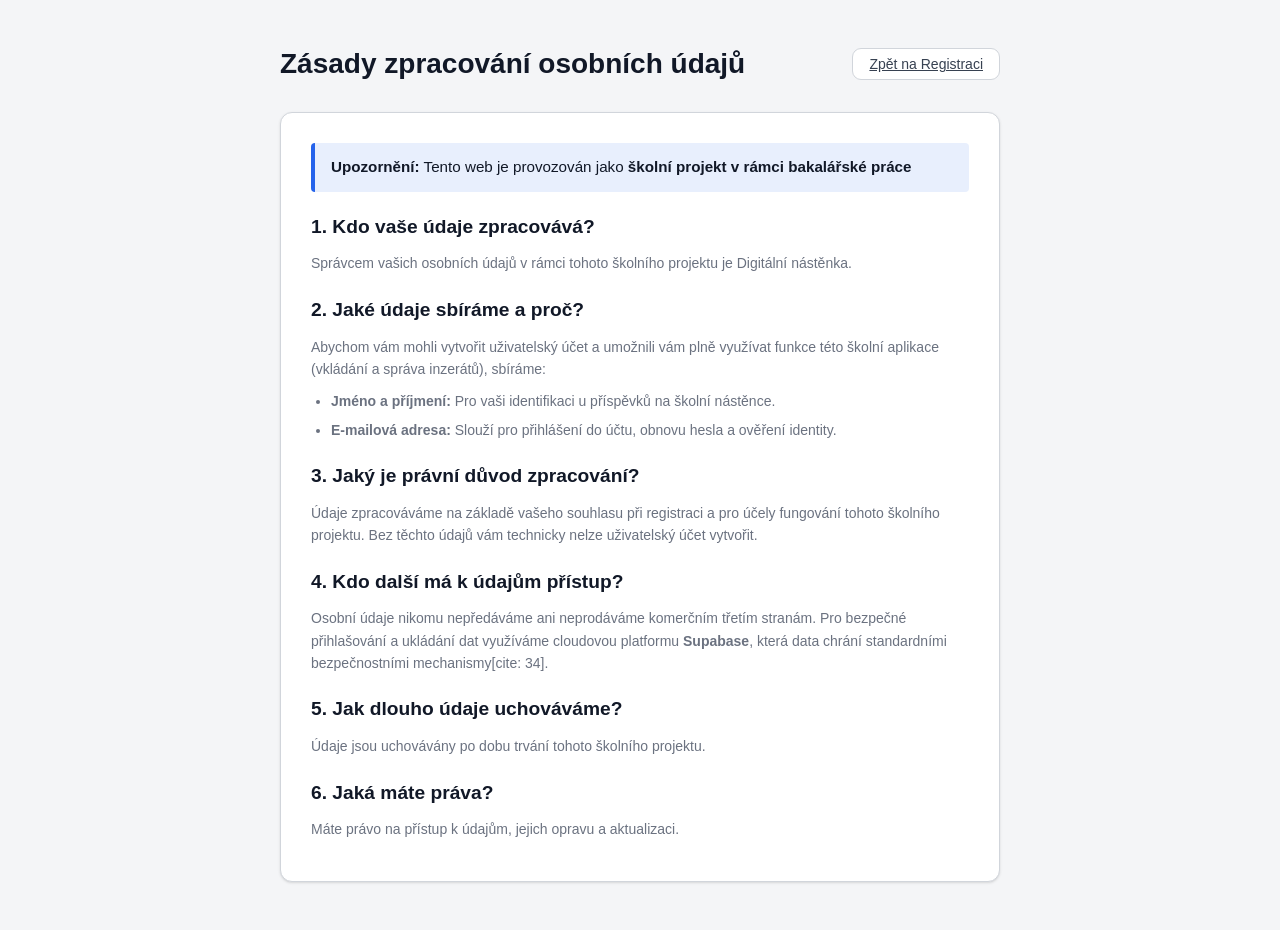
<file: podminky.html>
<!doctype html>
<html lang="cs">
  <head>
    <meta charset="UTF-8" />
    <meta name="viewport" content="width=device-width, initial-scale=1.0" />
    <title>Zásady zpracování osobních údajů</title>
    <link rel="stylesheet" href="style.css" />
  </head>
  <body>
    <div
      class="page-container"
      style="max-width: 800px; padding-top: 3rem; padding-bottom: 3rem"
    >
      <!-- Hlavička s tlačítkem zpět -->
      <div
        style="
          display: flex;
          justify-content: space-between;
          align-items: center;
          margin-bottom: 2rem;
        "
      >
        <h1
          style="
            font-size: 1.75rem;
            font-weight: 700;
            color: var(--text-primary);
          "
        >
          Zásady zpracování osobních údajů
        </h1>
        <a href="index.html?modal=register" class="btn btn-login"
          >Zpět na Registraci</a
        >
      </div>

      <!-- Obsah podmínek přizpůsobený pro školní projekt -->
      <div
        style="
          background-color: var(--bg-card);
          padding: 30px;
          border-radius: 12px;
          border: 1px solid var(--border-color);
          box-shadow: var(--shadow);
          line-height: 1.6;
          color: var(--text-primary);
        "
      >
        <div
          style="
            background-color: rgba(37, 99, 235, 0.1);
            border-left: 4px solid #2563eb;
            padding: 12px 16px;
            border-radius: 4px;
            margin-bottom: 20px;
            font-size: 0.95rem;
          "
        >
          <strong>Upozornění:</strong> Tento web je provozován jako
          <strong>školní projekt v rámci bakalářské práce</strong>
        </div>

        <h3 style="margin-top: 0; margin-bottom: 10px; font-size: 1.2rem">
          1. Kdo vaše údaje zpracovává?
        </h3>
        <p style="margin-bottom: 20px; color: var(--text-secondary)">
          Správcem vašich osobních údajů v rámci tohoto školního projektu je
          Digitální nástěnka.
        </p>

        <h3 style="margin-bottom: 10px; font-size: 1.2rem">
          2. Jaké údaje sbíráme a proč?
        </h3>
        <p style="margin-bottom: 10px; color: var(--text-secondary)">
          Abychom vám mohli vytvořit uživatelský účet a umožnili vám plně
          využívat funkce této školní aplikace (vkládání a správa inzerátů),
          sbíráme:
        </p>
        <ul
          style="
            margin-bottom: 20px;
            padding-left: 20px;
            color: var(--text-secondary);
          "
        >
          <li style="margin-bottom: 6px">
            <strong>Jméno a příjmení:</strong> Pro vaši identifikaci u příspěvků
            na školní nástěnce.
          </li>
          <li>
            <strong>E-mailová adresa:</strong> Slouží pro přihlášení do účtu,
            obnovu hesla a ověření identity.
          </li>
        </ul>

        <h3 style="margin-bottom: 10px; font-size: 1.2rem">
          3. Jaký je právní důvod zpracování?
        </h3>
        <p style="margin-bottom: 20px; color: var(--text-secondary)">
          Údaje zpracováváme na základě vašeho souhlasu při registraci a pro
          účely fungování tohoto školního projektu. Bez těchto údajů vám
          technicky nelze uživatelský účet vytvořit.
        </p>

        <h3 style="margin-bottom: 10px; font-size: 1.2rem">
          4. Kdo další má k údajům přístup?
        </h3>
        <p style="margin-bottom: 20px; color: var(--text-secondary)">
          Osobní údaje nikomu nepředáváme ani neprodáváme komerčním třetím
          stranám. Pro bezpečné přihlašování a ukládání dat využíváme cloudovou
          platformu <strong>Supabase</strong>, která data chrání standardními
          bezpečnostními mechanismy[cite: 34].
        </p>

        <h3 style="margin-bottom: 10px; font-size: 1.2rem">
          5. Jak dlouho údaje uchováváme?
        </h3>
        <p style="margin-bottom: 20px; color: var(--text-secondary)">
          Údaje jsou uchovávány po dobu trvání tohoto školního projektu.
        </p>

        <h3 style="margin-bottom: 10px; font-size: 1.2rem">
          6. Jaká máte práva?
        </h3>
        <p style="margin-bottom: 10px; color: var(--text-secondary)">
          Máte právo na přístup k údajům, jejich opravu a aktualizaci.
        </p>
      </div>
    </div>
  </body>
</html>
</file>
<file: style.css>
/* CSS Proměnné (Světlý režim - Light Mode) */
:root {
    --bg-body: #f4f5f7;
    --bg-card: #ffffff;
    --text-primary: #111827; /* Tmavá pro text */
    --text-secondary: #6b7280; /* Šedá pro doplňky */
    --border-color: #d1d5db; /* Světle šedá pro ohraničení */
    --shadow: 0 1px 3px 0 rgba(0, 0, 0, 0.1), 0 1px 2px -1px rgba(0, 0, 0, 0.1);
    
    /* Proměnné pro tlačítka */
    --ui-radius: 9px; /* Jednotné zaoblení pro standardní prvky */
    --btn-font-weight: 600;
    --btn-font-size: 0.85rem;
    
    --btn-login-bg: #ffffff;
    --btn-login-text: #374151;
    --btn-login-border: #d1d5db;

    --btn-add-bg: #2563eb;
    --btn-add-text: #ffffff;
    --btn-add-border: #2563eb;

    --checkbox-accent: #2563eb;
}

/* CSS Proměnné (Tmavý režim - Dark Mode) */
body.dark-mode {
    --bg-body: #111827;
    --bg-card: #1f2937;
    --text-primary: #f9fafb;
    --text-secondary: #d1d5db;
    --border-color: #4b5563; /* Tmavší šedá pro ohraničení */
    --shadow: 0 1px 3px 0 rgba(0, 0, 0, 0.3), 0 1px 2px -1px rgba(0, 0, 0, 0.3);

    /* Tmavé varianty tlačítek */
    --btn-login-bg: #374151;
    --btn-login-text: #f9fafb;
    --btn-login-border: #4b5563;

    --btn-add-bg: #2563eb;
    --btn-add-text: #ffffff;
    --btn-add-border: #2563eb;

    --checkbox-accent: #3b82f6;
}

/* Základní reset */
* {
    box-sizing: border-box;
    margin: 0;
    padding: 0;
}

body {
    font-family: 'Inter', -apple-system, BlinkMacSystemFont, 'Segoe UI', Roboto, Helvetica, Arial, sans-serif;
    background-color: var(--bg-body);
    color: var(--text-primary);
    transition: background-color 0.3s, color 0.3s;
    display: flex;
    flex-direction: column;
    min-height: 100vh;
    font-size: 14px; /* Základní velikost písma */
}

/* Hlavička (Header) */
header {
    background-color: var(--bg-card);
    padding: 1rem 2.5rem;
    border-bottom: 1px solid var(--border-color);
    display: flex;
    align-items: center;
    justify-content: space-between;
    box-shadow: var(--shadow);
    position: sticky;
    top: 0;
    z-index: 100;
    transition: background-color 0.3s, border-color 0.3s;
}

.header-title {
    font-size: 1.5rem;
    font-weight: 700;
    color: var(--text-primary);
}

.header-actions {
    display: flex;
    align-items: center;
    gap: 0.75rem;
}

/* Třída pro skrytí elementů pouze pro čtečky obrazovky */
.sr-only {
    position: absolute;
    width: 1px;
    height: 1px;
    padding: 0;
    margin: -1px;
    overflow: hidden;
    clip: rect(0, 0, 0, 0);
    white-space: nowrap;
    border: 0;
}

/* Tlačítka (Buttons) */
.btn {
    padding: 0.45rem 1rem;
    border-radius: var(--ui-radius);
    font-weight: var(--ui-font-weight);
    font-size: var(--ui-font-size);
    cursor: pointer;
    transition: all 0.2s ease;
    display: flex;
    align-items: center;
    justify-content: center;
    gap: 6px;
    border: 1px solid transparent;
    font-family: inherit;
}

/* Varianta: Přihlásit se */
.btn-login {
    background-color: var(--btn-login-bg);
    color: var(--btn-login-text);
    border-color: var(--btn-login-border);
}

/* Varianta: Přidat inzerát (modré) */
.btn-add {
    background-color: var(--btn-add-bg);
    color: var(--btn-add-text);
    border-color: var(--btn-add-border);
}

/* HOVER STYLY PRO BĚŽNÁ TLAČÍTKA */
.btn-login:hover,
.btn-dark-mode:hover {
    background-color: var(--border-color);
    border-color: #9ca3af;
}

.btn-add:hover {
    background-color: #1d4ed8;
    border-color: #1d4ed8;
}

/* =========================================
   BUTTON PRO DARK MODE
   ========================================= */
   .btn-dark-mode {
    background-color: var(--btn-login-bg);
    border: 1px solid var(--btn-login-border);
    border-radius: 50%;
    width: 36px;
    height: 36px;
    padding: 0;
    box-shadow: 0 1px 2px rgba(0,0,0,0.05);
    display: flex;
    align-items: center;
    justify-content: center;
    position: relative; /* Pro absolutní pozicování ikonek uvnitř */
}

/* Styl ikonky uvnitř kulatého buttonu */
.btn-dark-mode svg {
    width: 18px;
    height: 18px;
    fill: var(--btn-login-text);
    transition: opacity 0.3s ease, transform 0.3s ease; /* Jemný efekt přechodu */
    position: absolute; /* Ikonky budou přes sebe */
}

/* 1. Výchozí stav (Light Mode): Ukázat měsíc, schovat slunce */
.btn-dark-mode .icon-moon {
    opacity: 1;
    transform: scale(1);
}

.btn-dark-mode .icon-sun {
    opacity: 0;
    transform: scale(0.5); /* Slunce je zmenšené a neviditelné */
    pointer-events: none; /* Aby se na něj nedalo kliknout, když je schované */
}

/* 2. Stav Tmavý režim (body.dark-mode): Schovat měsíc, ukázat slunce */
body.dark-mode .btn-dark-mode .icon-moon {
    opacity: 0;
    transform: scale(0.5);
}

body.dark-mode .btn-dark-mode .icon-sun {
    opacity: 1;
    transform: scale(1);
    pointer-events: auto;
}

/* Hlavní kontejner */
.page-container {
    max-width: 1400px;
    margin: 0 auto;
    width: 100%;
    padding: 2rem 2.5rem;
}

/* Vyhledávací pole */
.search-bar {
    display: flex;
    align-items: center;
    background-color: var(--bg-card); /* Automaticky se změní v dark modu */
    border: 1px solid var(--border-color); /* Automaticky se změní v dark modu */
    border-radius: var(--ui-radius);
    padding: 0.45rem 1rem;
    width: 100%;
    margin-bottom: 2rem;
    box-shadow: var(--shadow);
    transition: all 0.2s ease, background-color 0.3s, border-color 0.3s;
}

.search-bar:hover {
    border-color: #9ca3af;
}

.search-bar svg {
    width: 16px;
    height: 16px;
    fill: #6b7280;
    margin-right: 0.75rem;
    flex-shrink: 0;
}

.search-bar input {
    border: none;
    background: transparent;
    color: var(--text-primary); /* Automatická změna barvy textu v dark modu */
    outline: none;
    width: 100%;
    font-size: var(--ui-font-size);
    font-family: inherit;
}



body.dark-mode .search-bar input {
    color: #f9fafb;
}

/* Hlavní obsah */
main {
    display: flex;
    gap: 2rem;
    align-items: flex-start;
}

/* Boční panel (Filtry) */
aside {
    width: 260px;
    flex-shrink: 0;
    background-color: var(--bg-card);
    border-radius: 12px;
    padding: 1.5rem;
    border: 1px solid var(--border-color);
    box-shadow: var(--shadow);
    position: sticky;
    top: 90px;
    transition: background-color 0.3s, border-color 0.3s;
}

.filter-title {
    font-size: 1.125rem;
    font-weight: 600;
    margin-bottom: 1.25rem;
    color: var(--text-primary);
}

.filter-list {
    list-style: none;
    display: flex;
    flex-direction: column;
    gap: 0.85rem;
}

.filter-item {
    display: flex;
    align-items: center;
    gap: 0.75rem;
    color: var(--text-secondary);
    font-size: 0.9rem;
    cursor: pointer;
    user-select: none;
}

.filter-item input[type="checkbox"] {
    width: 16px;
    height: 16px;
    accent-color: var(--checkbox-accent);
    cursor: pointer;
    border-radius: 4px;
}

/* Mřížka pro karty */
.cards-grid {
    flex: 1;
    display: grid;
    /* Zmenšíme základní šířku na 250px pro lepší skládání */
    grid-template-columns: repeat(auto-fill, minmax(250px, 1fr)); 
    /* Nastavíme fixní výšku řádku, aby se karty hezky zarovnávaly */
    grid-auto-rows: 250px; 
    /* zabbraňování mezerám - "vyplní díry" menšími kartami */
    grid-auto-flow: dense; 
    gap: 1.5rem;
    align-content: start;
}

/* --- Velikosti Bento karet --- */
/* Základní karta je 1x1 (nemusíme psát třídu, to je výchozí stav) */

/* Karta přes 2 sloupce (široká) */
.bento-wide {
    grid-column: span 2;
}

/* Karta přes 2 řádky (vysoká) */
.bento-tall {
    grid-row: span 2;
}

/* Karta přes 2 sloupce i 2 řádky (velká čtvercová) */
.bento-large {
    grid-column: span 2;
    grid-row: span 2;
}

/* Jednotlivé karty */
.card {
    background-color: var(--bg-card);
    border-radius: 12px;
    padding: 1.5rem;
    border: 1px solid var(--border-color);
    box-shadow: var(--shadow);
    transition: transform 0.2s, box-shadow 0.2s, background-color 0.3s;
    position: relative;
    overflow: hidden;
}

.card:hover {
    transform: translateY(-3px);
    box-shadow: 0 4px 6px -1px rgba(0, 0, 0, 0.1), 0 2px 4px -2px rgba(0, 0, 0, 0.1);
}

/* Barevné okraje karet */
.card.border-blue { border-left: 4px solid #3b82f6; }
.card.border-green { border-left: 4px solid #10b981; }
.card.border-red { border-left: 4px solid #ef4444; }
.card.border-yellow { border-left: 4px solid #f59e0b; }

.card h3 {
    font-size: 1.1rem;
    font-weight: 600;
    margin-bottom: 0.5rem;
    color: var(--text-primary);
}

.card p {
    font-size: 0.95rem;
    color: var(--text-secondary);
    line-height: 1.6;
}

/* Speciální karta s obrázkem */
.card-image {
    padding: 0;
    background-size: cover;
    background-position: center;
    height: 100%; 
    display: flex;
    flex-direction: column;
    justify-content: flex-end;
}

.card-image-overlay {
    background: linear-gradient(to top, rgba(0,0,0,0.8), transparent);
    padding: 1.5rem;
    width: 100%;
}

.card-image-overlay h3 {
    color: #ffffff;
    margin-bottom: 0;
}

/* Responzivita */
@media (max-width: 992px) {
    .page-container {
        padding: 1.5rem;
    }
    main {
        flex-direction: column;
    }
    aside {
        width: 100%;
        position: static;
        margin-bottom: 1.5rem;
    }
    .search-bar {
        width: 100%;
    }
}

@media (max-width: 640px) {
    header {
        padding: 1rem 1.5rem;
    }
    .header-title {
        font-size: 1.25rem;
    }
    .header-actions {
        gap: 0.5rem;
    }
    .btn {
        padding: 0.4rem 0.8rem;
        font-size: 0.8rem;
    }
    .btn-dark-mode {
        margin-left: auto; /* Pokud je potřeba zarovnat */
    }
    .cards-grid {
        grid-template-columns: 1fr;
    }
}

/* =========================================
   MODÁLNÍ OKNO - PŘIHLÁŠENÍ & REGISTRACE
   ========================================= */
   .auth-modal {
    display: none; /* Skryto ve výchozím stavu */
    position: fixed;
    z-index: 1000;
    left: 0;
    top: 0;
    width: 100%;
    height: 100%;
    background-color: rgba(0, 0, 0, 0.4);
    backdrop-filter: blur(3px);
    align-items: center;
    justify-content: center;
    color: #111; /* Pevná barva textu pro zachování 1:1 designu */
}

/* Modální kontejner s velkým zaoblením */
.auth-content {
    background-color: #ffffff;
    padding: 40px;
    border-radius: 40px;
    width: 90%;
    max-width: 450px;
    position: relative;
    box-shadow: 0 10px 25px rgba(0, 0, 0, 0.15);
    animation: slideDown 0.3s ease-out;
}

@keyframes slideDown {
    from { transform: translateY(-30px); opacity: 0; }
    to { transform: translateY(0); opacity: 1; }
}

/* Zavírací křížek */
.auth-close {
    position: absolute;
    top: 20px;
    right: 25px;
    font-size: 28px;
    font-weight: bold;
    color: #888;
    cursor: pointer;
    transition: color 0.2s;
}

.auth-close:hover {
    color: #111;
}

.auth-title {
    text-align: center;
    font-size: 28px;
    font-weight: 500;
    margin-bottom: 30px;
    margin-top: 0;
}

.auth-input-group {
    margin-bottom: 20px;
}

.auth-input-group label {
    display: block;
    margin-bottom: 5px;
    margin-left: 0;
    font-size: 15px;
}

/* Šedá pole pro text bez ohraničení */
.auth-input {
    width: 100%;
    background-color: #dbdbdb;
    border: none;
    padding: 12px 16px;
    border-radius: 12px;
    font-size: 16px;
    color: #111;
    outline: none;
}

.auth-input:focus {
    box-shadow: 0 0 0 2px #a0a0a0;
}

/* Vlastní šedý checkbox pro zachování vzhledu 1:1 */
.auth-checkbox-group {
    display: flex;
    align-items: center;
    gap: 12px;
    font-size: 14px;
    margin-bottom: 30px;
    cursor: pointer;
    margin-left: 0;
}

.auth-checkbox-group input[type="checkbox"] {
    display: none; /* Skryjeme původní checkbox */
}

.custom-checkbox {
    width: 20px;
    height: 20px;
    background-color: #dbdbdb;
    border-radius: 4px;
    display: inline-block;
    position: relative;
}

.auth-checkbox-group input[type="checkbox"]:checked + .custom-checkbox::after {
    content: "✔";
    position: absolute;
    color: #333;
    font-size: 14px;
    top: 50%;
    left: 50%;
    transform: translate(-50%, -50%);
}

/* Přepínací text (nemáš účet...) */
.auth-switch {
    text-align: center;
    margin-bottom: 25px;
}

.auth-switch span {
    font-size: 13px;
    cursor: pointer;
    text-decoration: none;
}

.auth-switch span:hover {
    text-decoration: underline;
}

/* Tlačítka formuláře */
.auth-submit-btn {
    display: block;
    margin: 0 auto;
    background-color: #dbdbdb;
    color: #111;
    border: none;
    padding: 12px 40px;
    border-radius: 12px;
    font-size: 16px;
    cursor: pointer;
    transition: background-color 0.2s;
}

.auth-submit-btn:hover {
    background-color: #c4c4c4;
}

/* Kompatibilita s Dark mode (obal modalu zachová design) */
body.dark-mode .auth-content {
    background-color: #1f2937;
    color: #f9fafb;
}

body.dark-mode .auth-input,
body.dark-mode .custom-checkbox,
body.dark-mode .auth-submit-btn {
    background-color: #374151;
    color: #f9fafb;
}

body.dark-mode .auth-checkbox-group input[type="checkbox"]:checked + .custom-checkbox::after {
    color: #f9fafb;
}

/* =========================================
   MODÁLNÍ OKNO - NOVÝ INZERÁT
   ========================================= */
/* Specifický nadpis zarovnaný doleva */
.add-post-title {
    text-align: left;
    margin-bottom: 25px;
    margin-left: 0; /*zde bylo 10 px*/
}

/* Vlastní šipka pro Select (Kategorie) */
.custom-select {
    appearance: none;
    background-image: url('data:image/svg+xml;utf8,<svg xmlns="http://www.w3.org/2000/svg" viewBox="0 0 24 24" fill="%23111"><path d="M7 10l5 5 5-5z"/></svg>');
    background-repeat: no-repeat;
    background-position: right 16px center;
    background-size: 24px;
    cursor: pointer;
}

/* Změna barvy šipky v Dark Mode */
body.dark-mode .custom-select {
    background-image: url('data:image/svg+xml;utf8,<svg xmlns="http://www.w3.org/2000/svg" viewBox="0 0 24 24" fill="%23f9fafb"><path d="M7 10l5 5 5-5z"/></svg>');
}

/* Velké pole pro Popis */
.auth-textarea {
    height: 120px;
    resize: none; /* Zakáže uživateli měnit velikost pole */
    font-family: inherit;
    padding-top: 16px;
}

/* Nastavení barvy placeholeru, aby vypadal jako běžný text na obrázku */
.auth-textarea::placeholder {
    color: #111;
    opacity: 1;
}

body.dark-mode .auth-textarea::placeholder {
    color: #f9fafb;
}

/* Pole pro nahrání obrázku - přesné zarovnání podle ostatních polí */
.auth-file-upload {
    display: flex;
    align-items: center; /* Zarovná text "Přidat obrázek" vertikálně na střed */
    min-height: 50px;
    height: auto;
    cursor: pointer;
    padding: 12px 16px;
    margin-bottom: 30px;
    background-color: #dbdbdb;
    border-radius: 12px;
}

.auth-file-upload span {
    color: #111;
}

body.dark-mode .auth-file-upload span {
    color: #f9fafb;
}

/* =========================================
   PERFEKTNÍ ZAROVNÁNÍ VŠECH POLÍ FORMULÁŘE
   ========================================= */

/* 1. Sjednocení kontejneru pro každé pole */
.auth-input-group {
    width: 100%;
    margin-left: 0;
    margin-right: 0;
    box-sizing: border-box;
}

/* 2. Vynucení identické šířky a okrajů pro VŠECHNY typy polí */
.auth-input,
.custom-select,
.auth-textarea,
.auth-file-upload {
    width: 100% !important; /* Roztáhne pole přesně na 100 % šířky formuláře */
    box-sizing: border-box !important; /* Započítá padding do šířky, takže nic nepřetéká */
    margin-left: 0 !important;
    margin-right: 0 !important;
}

/* 3. Úprava pole pro vložení obrázku (label) */
.auth-file-upload {
    display: flex;
    align-items: flex-start;
    height: 100px;
    cursor: pointer;
    padding: 12px 16px;
}

/* 4. Úprava pro textarea (Popis) */
.auth-textarea {
    height: 120px;
    resize: none;
    font-family: inherit;
    padding: 12px 16px;
}

/* Rozbalovací menu profilu */
.profile-dropdown {
    position: absolute;
    top: 50px;
    right: 0;
    width: 220px;
    background-color: var(--bg-card);
    border: 1px solid var(--border-color);
    border-radius: var(--ui-radius);
    box-shadow: var(--shadow);
    display: none;
    flex-direction: column;
    overflow: hidden;
    z-index: 200;
}

.dropdown-item {
    padding: 12px 16px;
    cursor: pointer;
    color: var(--text-primary);
    font-size: 14px;
    transition: background-color 0.2s;
}

.dropdown-item:hover {
    background-color: var(--border-color);
}

/* Našeptávač hledání */
.autocomplete {
    position: absolute;
    top: calc(100% + 5px);
    left: 0;
    right: 0;
    background-color: var(--bg-card);
    border: 1px solid var(--border-color);
    border-radius: var(--ui-radius);
    box-shadow: var(--shadow);
    display: none;
    z-index: 100;
    overflow: hidden;
}

.autocomplete-item {
    padding: 12px 16px;
    cursor: pointer;
    color: var(--text-primary);
    transition: background-color 0.2s;
}

.autocomplete-item:hover {
    background-color: var(--border-color);
}

/* Skrytí karet při filtrování textem */
.card.hide {
    display: none;
}

/* Design komentářů v detailu inzerátu */
.comment-item {
    background-color: var(--bg-body);
    border-radius: var(--ui-radius);
    padding: 12px 16px;
    margin-bottom: 10px;
    border: 1px solid var(--border-color);
    transition: transform 0.2s;
}

.comment-item strong {
    color: var(--text-primary);
    display: block;
    margin-bottom: 3px;
    font-size: 14px;
}

.comment-item small {
    color: var(--text-secondary);
    font-size: 12px;
}

.comment-text {
    margin-top: 6px;
    color: var(--text-primary);
    font-size: 14px;
    line-height: 1.4;
}

/* =========================================
   OČÍČKO PRO HESLO
   ========================================= */
.password-container {
    position: relative;
    width: 100%;
}

.eye-icon {
    position: absolute;
    right: 16px;
    top: 50%;
    transform: translateY(-50%);
    width: 20px;
    height: 20px;
    fill: #888;
    cursor: pointer;
    display: none; /* Skryto, dokud se něco nenapíše */
    transition: fill 0.2s;
}

.eye-icon:hover {
    fill: #111;
}

body.dark-mode .eye-icon:hover {
    fill: #f9fafb;
}

/* =========================================
   LIGHTBOX (ZVĚTŠENÁ GALERIE)
   ========================================= */
.lightbox {
    display: none; /* Skryto ve výchozím stavu */
    position: fixed;
    z-index: 2000;
    left: 0;
    top: 0;
    width: 100%;
    height: 100%;
    background-color: rgba(0, 0, 0, 0.9);
    align-items: center;
    justify-content: center;
    backdrop-filter: blur(5px);
}

.lightbox-img {
    max-width: 90%;
    max-height: 90vh;
    border-radius: 8px;
    box-shadow: 0 4px 15px rgba(0,0,0,0.5);
    animation: zoomIn 0.3s ease;
}

@keyframes zoomIn {
    from { transform: scale(0.9); opacity: 0; }
    to { transform: scale(1); opacity: 1; }
}

.lightbox-close {
    position: absolute;
    top: 20px;
    right: 30px;
    color: white;
    font-size: 40px;
    font-weight: bold;
    cursor: pointer;
    transition: color 0.2s;
    z-index: 2010;
}

.lightbox-close:hover { color: #bbb; }

.lightbox-nav {
    position: absolute;
    top: 50%;
    transform: translateY(-50%);
    background: rgba(255, 255, 255, 0.2);
    border: none;
    color: white;
    font-size: 24px;
    padding: 15px 20px;
    cursor: pointer;
    border-radius: 8px;
    transition: background 0.3s;
    z-index: 2010;
}

.lightbox-nav:hover { background: rgba(255, 255, 255, 0.5); }
.lightbox-prev { left: 20px; }
.lightbox-next { right: 20px; }

/* Odrazy a popisky u hesla */
.auth-label-row {
    display: flex;
    justify-content: space-between;
    align-items: center;
    margin-bottom: 5px;
}

.pwd-tip-link {
    font-size: 12px;
    color: #3b82f6;
    cursor: pointer;
    text-decoration: underline;
    transition: color 0.2s;
}

.pwd-tip-link:hover {
    color: #1d4ed8;
}

/* Ukazatel síly hesla */
.strength-bar-container {
    width: 100%;
    height: 4px;
    background-color: #e5e7eb;
    border-radius: 2px;
    margin-top: 6px;
    overflow: hidden;
}

.strength-bar {
    height: 100%;
    width: 0%;
    transition: width 0.3s ease, background-color 0.3s ease;
    border-radius: 2px;
}

/* Odkaz na zpracování osobních údajů */
.auth-legal-link {
    color: inherit;
    text-decoration: underline;
    font-weight: 500;
}

.auth-legal-link:hover {
    color: #3b82f6;
}

/* Dark Mode přizpůsobení */
body.dark-mode .strength-bar-container {
    background-color: #374151;
}

body.dark-mode .pwd-tip-link {
    color: #60a5fa;
}

/* Responzivita - na mobilech vypneme Bento a dáme vše pod sebe */
@media (max-width: 640px) {
    .cards-grid {
        grid-template-columns: 1fr;
        grid-auto-rows: auto; /* Výška podle obsahu */
    }
    .bento-wide, .bento-tall, .bento-large {
        grid-column: span 1;
        grid-row: span 1;
    }
}

/* =========================================
   POVINNÁ POLE A OSOBNÍ ÚDAJE
   ========================================= */
.required-label::after {
    content: " *";
    color: #ef4444;
}
</file>
